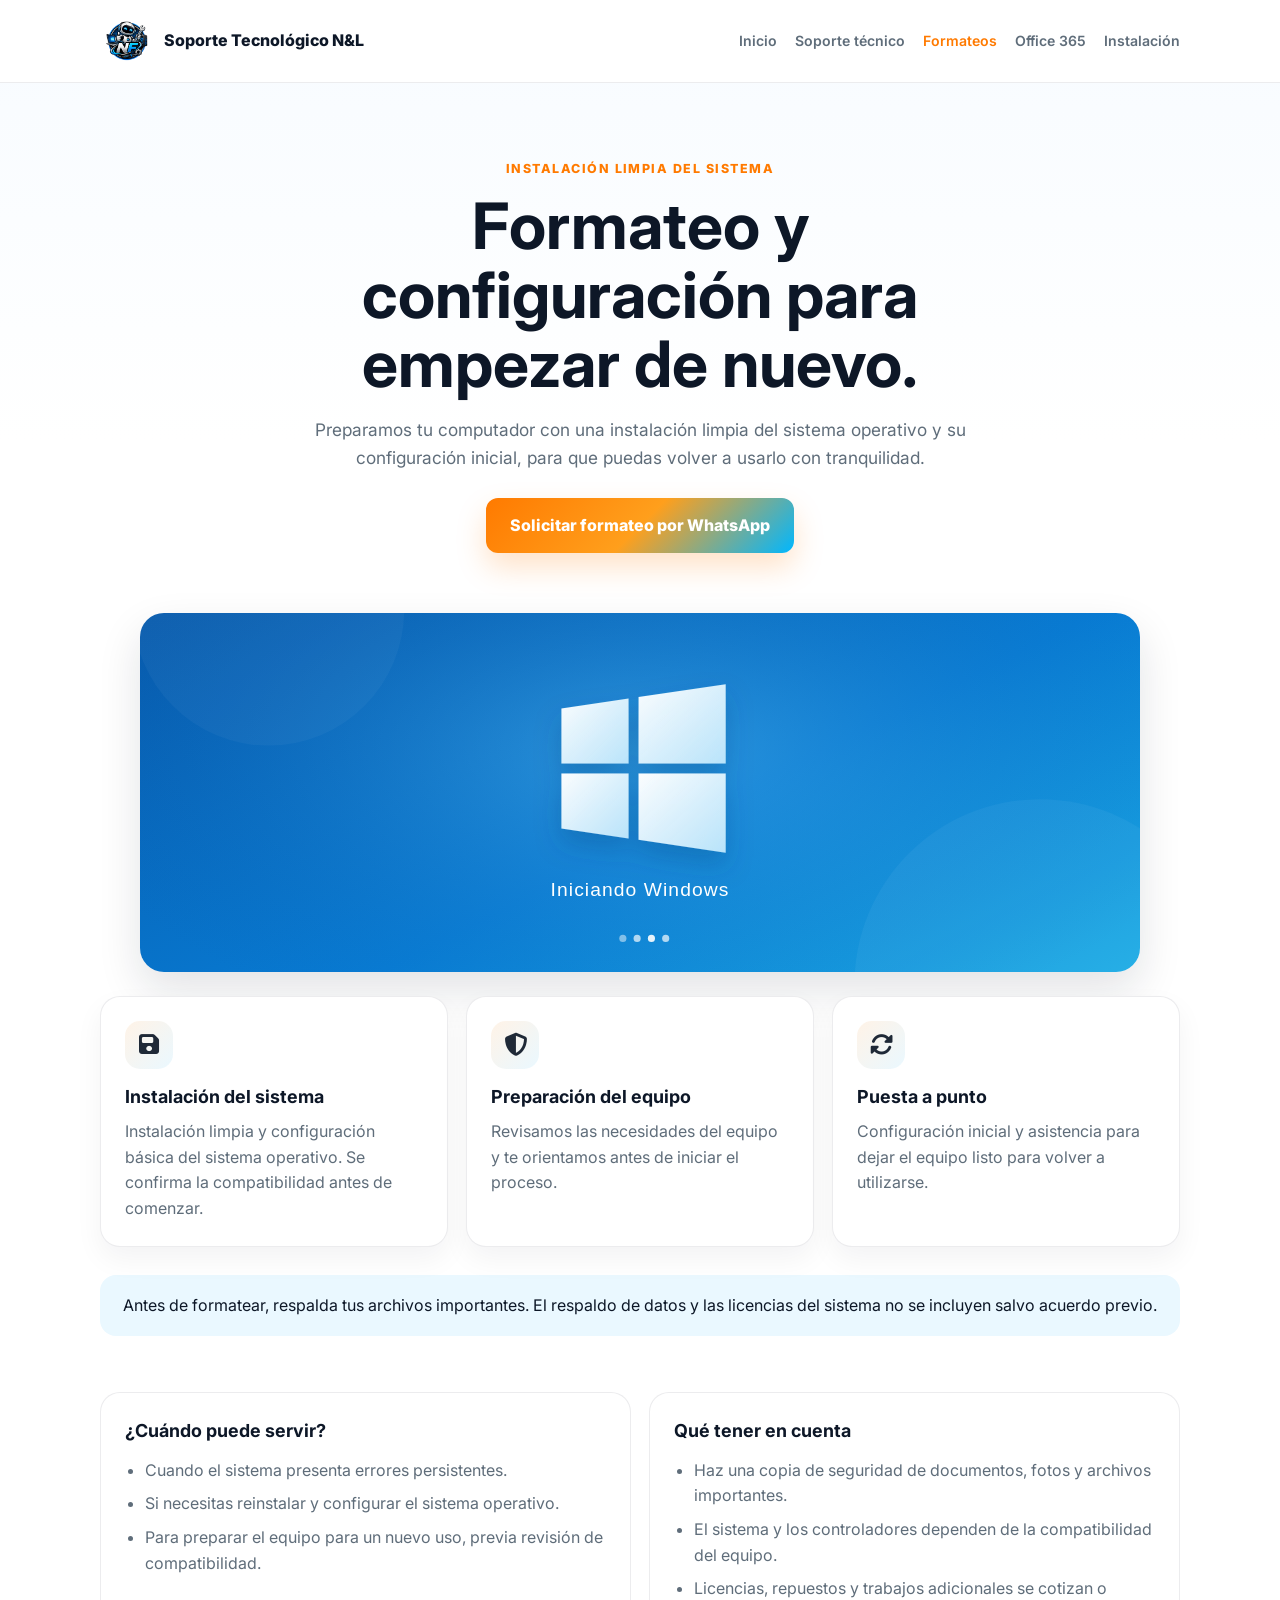
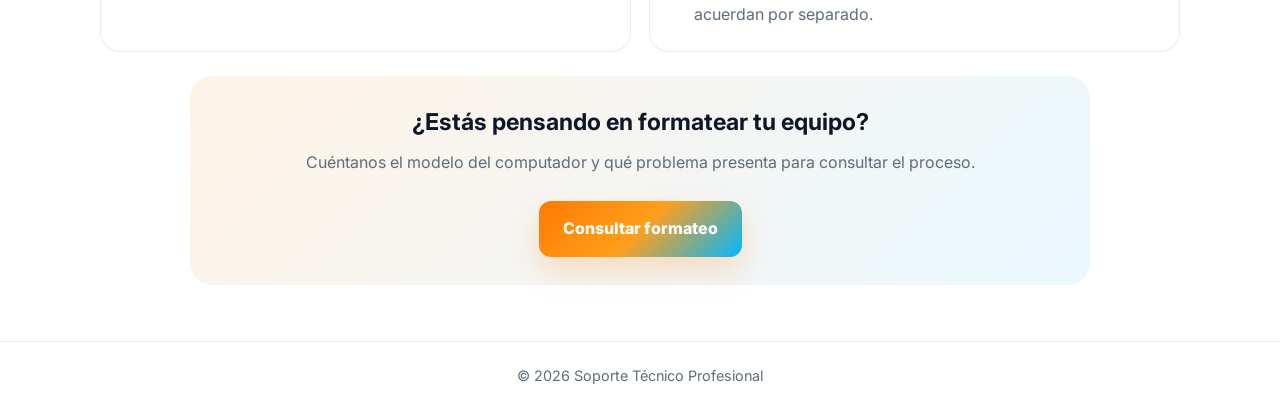
<file: formateos.html>
<!DOCTYPE html>
<html lang="es">
  <head>
    <meta charset="UTF-8" />
    <meta name="viewport" content="width=device-width, initial-scale=1.0" />
    <meta name="description" content="Servicio de formateo, reinstalación y configuración de computadores." />
    <title>Formateos | Soporte Tecnológico N&amp;L</title>
    <link rel="preconnect" href="https://fonts.googleapis.com" />
    <link rel="preconnect" href="https://fonts.gstatic.com" crossorigin />
    <link rel="stylesheet" href="https://cdnjs.cloudflare.com/ajax/libs/font-awesome/6.7.2/css/all.min.css" referrerpolicy="no-referrer" />
    <link href="https://fonts.googleapis.com/css2?family=Inter:wght@400;500;600;700;800&display=swap" rel="stylesheet" />
    <style>
      :root { --primary: #ff7a00; --accent: #00b7ff; --dark: #0d1727; --text: #1f2937; --muted: #5f6d7a; --soft-blue: #eaf8ff; --soft-orange: #fff3e7; --white: #fff; }
      * { box-sizing: border-box; }
      body { margin: 0; color: var(--text); background: linear-gradient(180deg, #f7fbff 0, var(--white) 440px); font-family: Inter, sans-serif; line-height: 1.6; }
      a { color: inherit; text-decoration: none; }
      .container { width: min(1080px, calc(100% - 32px)); margin: 0 auto; }
      .header { position: sticky; top: 0; z-index: 20; padding: 14px 0; border-bottom: 1px solid rgba(13, 23, 39, .08); background: rgba(255, 255, 255, .96); backdrop-filter: blur(14px); }
      .header-inner { display: flex; align-items: center; justify-content: space-between; gap: 18px; }
      .brand { display: inline-flex; align-items: center; gap: 10px; color: var(--dark); font-weight: 800; }
      .brand img { display: block; width: 54px; height: 54px; object-fit: contain; }
      .nav-menu { display: flex; align-items: center; justify-content: flex-end; gap: 8px 18px; flex-wrap: wrap; }
      .nav-menu a { color: var(--muted); font-size: .88rem; font-weight: 600; }
      .nav-icon { display: none; }
      .nav-menu a:hover, .nav-menu a:focus-visible, .nav-menu a[aria-current="page"] { color: var(--primary); }
      .hero { padding: clamp(48px, 6vw, 76px) 0 40px; text-align: center; }
      .eyebrow { margin: 0 0 12px; color: var(--primary); font-size: .78rem; font-weight: 800; letter-spacing: .12em; text-transform: uppercase; }
      h1 { max-width: 760px; margin: 0 auto 18px; color: var(--dark); font-size: clamp(2.2rem, 5vw, 4rem); line-height: 1.08; }
      .intro { max-width: 700px; margin: 0 auto; color: var(--muted); font-size: 1.08rem; }
      .button { display: inline-flex; align-items: center; justify-content: center; margin-top: 26px; padding: 15px 24px; border-radius: 12px; color: var(--white); background: linear-gradient(135deg, var(--primary), #ff9f1c, var(--accent)); box-shadow: 0 14px 30px rgba(255, 122, 0, .22); font-weight: 800; transition: transform .2s ease; }
      .button:hover { transform: translateY(-2px); }
      .services { padding: 20px 0 56px; }
      .visual { max-width: 1000px; margin: 0 auto 24px; overflow: hidden; border-radius: 24px; box-shadow: 0 18px 44px rgba(15, 23, 42, .12); }
      .visual img { display: block; width: 100%; height: clamp(250px, 28vw, 360px); object-fit: cover; }
      .grid { display: grid; grid-template-columns: repeat(3, minmax(0, 1fr)); align-items: stretch; gap: 18px; }
      .card { min-height: 205px; padding: 24px; border: 1px solid rgba(13, 23, 39, .08); border-radius: 20px; background: var(--white); box-shadow: 0 12px 28px rgba(15, 23, 42, .05); }
      .icon { display: grid; width: 48px; height: 48px; margin-bottom: 14px; place-items: center; border-radius: 15px; background: linear-gradient(135deg, var(--soft-orange), var(--soft-blue)); font-size: 1.45rem; }
      h2 { margin: 0 0 8px; color: var(--dark); font-size: 1.12rem; }
      .card p { margin: 0; color: var(--muted); }
      .details { padding: 0 0 56px; }
      .details-grid { display: grid; grid-template-columns: 1fr 1fr; align-items: stretch; gap: 18px; }
      .details-card { min-height: 190px; padding: 24px; border: 1px solid rgba(13, 23, 39, .08); border-radius: 20px; background: var(--white); }
      .details-card h2 { margin-bottom: 12px; }
      .details-card ul { margin: 0; padding-left: 20px; color: var(--muted); }
      .details-card li + li { margin-top: 8px; }
      .note { margin: 28px 0 0; padding: 18px 20px; border-radius: 16px; background: var(--soft-blue); color: var(--dark); text-align: center; }
      .final-cta { max-width: 900px; margin: 24px auto 0; padding: 28px; border-radius: 22px; background: linear-gradient(135deg, #fff3e7, #eaf8ff); text-align: center; }
      .final-cta h2 { font-size: 1.45rem; }
      .final-cta p { margin: 0; color: var(--muted); }
      footer { padding: 22px 0; border-top: 1px solid rgba(13, 23, 39, .08); color: var(--muted); font-size: .9rem; text-align: center; }
      @media (max-width: 700px) { .grid, .details-grid { grid-template-columns: 1fr; } .header-inner { align-items: flex-start; flex-direction: column; } .brand img { width: 42px; height: 42px; } .nav-menu { width: 100%; justify-content: center; gap: 8px; } .nav-menu a { display: grid; width: 44px; height: 44px; place-items: center; border: 1px solid rgba(255, 122, 0, .2); border-radius: 12px; background: linear-gradient(135deg, var(--soft-orange), var(--soft-blue)); color: var(--primary-dark); font-size: 1.15rem; transition: color .2s ease, background .2s ease, transform .2s ease, box-shadow .2s ease; } .nav-menu a:hover, .nav-menu a:focus-visible, .nav-menu a[aria-current="page"] { color: #fff; border-color: transparent; background: linear-gradient(135deg, var(--primary), var(--accent)); box-shadow: 0 8px 18px rgba(255, 122, 0, .22); } .nav-menu a:active { background: var(--primary-dark); transform: scale(.95); } .nav-label { display: none; } .nav-icon { display: inline; } .card, .details-card { padding: 20px; } }
      @media (max-width: 700px) {
        .container { width: min(100% - 28px, 560px); }
        .header { padding: 10px 0; }
        .header-inner { gap: 8px; }
        .brand { font-size: .95rem; }
        .hero { padding: 34px 0 24px; }
        h1 { font-size: clamp(2rem, 9vw, 2.8rem); }
        .intro { font-size: .98rem; }
        .button { width: 100%; min-height: 52px; padding: 13px 16px; }
        .services { padding: 18px 0 36px; }
        .visual { margin-bottom: 18px; border-radius: 18px; }
        .visual img { height: clamp(200px, 58vw, 280px); }
        .grid { gap: 12px; }
        .card, .details-card { padding: 18px; border-radius: 17px; }
        .details { padding-bottom: 36px; }
        .details-grid { gap: 12px; }
        .note { margin-top: 18px; padding: 16px; text-align: left; }
        .final-cta { margin-top: 16px; padding: 20px 16px; border-radius: 18px; }
        footer { padding: 18px 0; }
      }
    </style>
  </head>
  <body>
    <header class="header"><div class="container header-inner"><a class="brand" href="index.html"><img src="./logo.png" alt="" />Soporte Tecnológico N&amp;L</a><nav class="nav-menu" aria-label="Navegación principal"><a href="index.html" aria-label="Inicio" title="Inicio"><span class="nav-icon" aria-hidden="true"><i class="fa-solid fa-house"></i></span><span class="nav-label">Inicio</span></a><a href="soporte-tecnico.html" aria-label="Soporte técnico" title="Soporte técnico"><span class="nav-icon" aria-hidden="true"><i class="fa-solid fa-computer"></i></span><span class="nav-label">Soporte técnico</span></a><a href="formateos.html" aria-current="page" aria-label="Formateos" title="Formateos"><span class="nav-icon" aria-hidden="true"><i class="fa-solid fa-hard-drive"></i></span><span class="nav-label">Formateos</span></a><a href="office-365.html" aria-label="Office 365" title="Office 365"><span class="nav-icon" aria-hidden="true"><i class="fa-solid fa-file-lines"></i></span><span class="nav-label">Office 365</span></a><a href="instalacion.html" aria-label="Instalación" title="Instalación"><span class="nav-icon" aria-hidden="true"><i class="fa-solid fa-box-open"></i></span><span class="nav-label">Instalación</span></a></nav></div></header>
    <main>
      <section class="hero"><div class="container"><p class="eyebrow">Instalación limpia del sistema</p><h1>Formateo y configuración para empezar de nuevo.</h1><p class="intro">Preparamos tu computador con una instalación limpia del sistema operativo y su configuración inicial, para que puedas volver a usarlo con tranquilidad.</p><a class="button" href="https://wa.me/573007849089?text=Hola%2C%20quiero%20informaci%C3%B3n%20sobre%20el%20servicio%20de%20formateo." target="_blank" rel="noopener noreferrer">Solicitar formateo por WhatsApp</a></div></section>
      <section class="services"><div class="container">
        <figure class="visual"><img src="windows-inicio.svg" alt="Ilustración de la pantalla azul de inicio de Windows con el mensaje Iniciando Windows" loading="lazy" /></figure>
        <div class="grid">
        <article class="card"><div class="icon" aria-hidden="true"><i class="fa-solid fa-floppy-disk"></i></div><h2>Instalación del sistema</h2><p>Instalación limpia y configuración básica del sistema operativo. Se confirma la compatibilidad antes de comenzar.</p></article>
        <article class="card"><div class="icon" aria-hidden="true"><i class="fa-solid fa-shield-halved"></i></div><h2>Preparación del equipo</h2><p>Revisamos las necesidades del equipo y te orientamos antes de iniciar el proceso.</p></article>
        <article class="card"><div class="icon" aria-hidden="true"><i class="fa-solid fa-rotate"></i></div><h2>Puesta a punto</h2><p>Configuración inicial y asistencia para dejar el equipo listo para volver a utilizarse.</p></article>
      </div><p class="note">Antes de formatear, respalda tus archivos importantes. El respaldo de datos y las licencias del sistema no se incluyen salvo acuerdo previo.</p></div></section>
      <section class="details"><div class="container"><div class="details-grid">
        <article class="details-card"><h2>¿Cuándo puede servir?</h2><ul><li>Cuando el sistema presenta errores persistentes.</li><li>Si necesitas reinstalar y configurar el sistema operativo.</li><li>Para preparar el equipo para un nuevo uso, previa revisión de compatibilidad.</li></ul></article>
        <article class="details-card"><h2>Qué tener en cuenta</h2><ul><li>Haz una copia de seguridad de documentos, fotos y archivos importantes.</li><li>El sistema y los controladores dependen de la compatibilidad del equipo.</li><li>Licencias, repuestos y trabajos adicionales se cotizan o acuerdan por separado.</li></ul></article>
      </div><div class="final-cta"><h2>¿Estás pensando en formatear tu equipo?</h2><p>Cuéntanos el modelo del computador y qué problema presenta para consultar el proceso.</p><a class="button" href="https://wa.me/573007849089?text=Hola%2C%20quiero%20consultar%20un%20formateo.%20Mi%20equipo%20es%20y%20presenta%20este%20problema%3A%20" target="_blank" rel="noopener noreferrer">Consultar formateo</a></div></div></section>
    </main>
    <footer>© 2026 Soporte Técnico Profesional</footer>
  </body>
</html>
</file>
